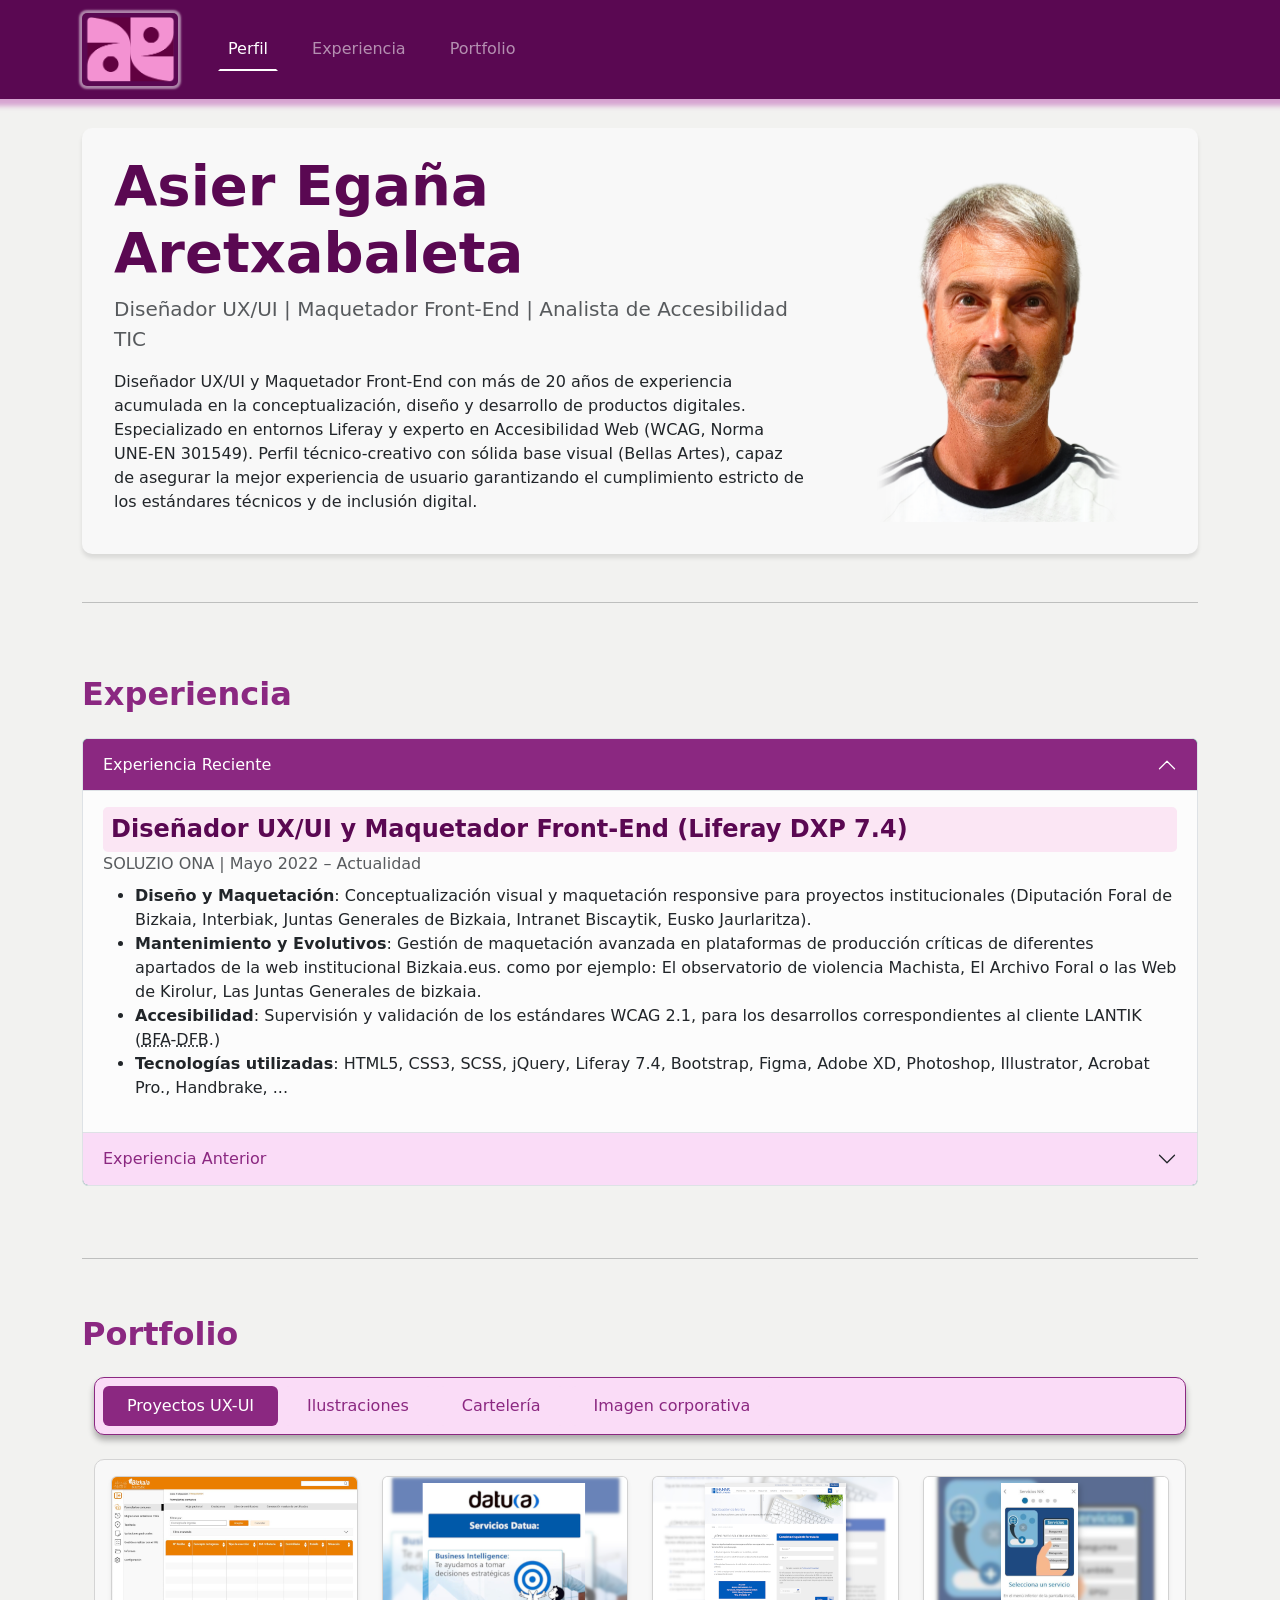
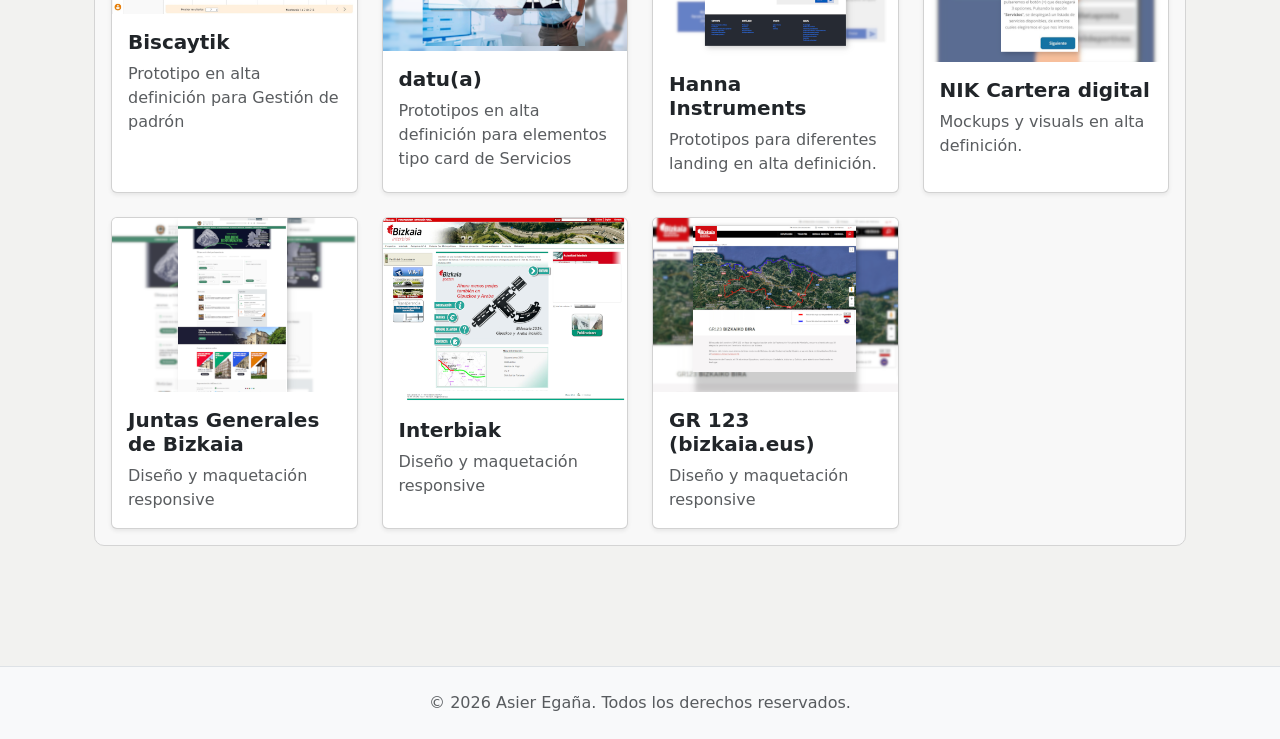
<file: index.html>
<!DOCTYPE html>
<html lang="es">
<head>
    <meta charset="UTF-8">
    <meta name="viewport" content="width=device-width, initial-scale=1.0">
    <title>Asier Egaña | Diseñador UX/UI & Maquetador Front-End</title>
    <meta name="description" content="Portfolio profesional de Asier Egaña: Especialista en Liferay DXP, maquetación Frontend y accesibilidad TIC WCAG.">
    
    <!-- Bootstrap 5 CSS (CDN) -->
    <link rel="stylesheet" href="css/bootstrap.min.css">
    
    <!-- Zure estilo propioak (Bootstrap azpian beti, pertsonalizatzeko) -->
    <link rel="stylesheet" href="css/main-styles.css">
</head>
<body>

    <!-- Irisgarritasuna: Eduki nagusira zuzenean joateko esteka ezkutua pantaila-irakurleentzat -->
    <a href="#main-content" class="visually-hidden-focusable p-2 bg-primary text-white position-absolute">Saltar al contenido principal</a>

    <!-- Goiburua eta Nabigazio Barra -->
    <header class="bg-dark purple-dark text-white position-fixed">
        <nav class="navbar navbar-expand-lg navbar-dark container primary-nav" aria-label="Navegación principal">
            <div class="container-fluid column-gap-4">
                <a class="navbar-brand fw-bold" href="#" title="Enlace a la página principal"><img src="img/logoAE.png" alt="Asier Egaña"></a>
                <button class="navbar-toggler" type="button" data-bs-toggle="collapse" data-bs-target="#navbarNav" aria-controls="navbarNav" aria-expanded="false" aria-label="Abrir menú de navegación">
                    <span class="navbar-toggler-icon"></span>
                </button>
                <div class="collapse navbar-collapse" id="navbarNav">
                    <ul class="navbar-collapse navbar-nav ms-auto mb-2 mb-lg-0 column-gap-4">
                        <li class="nav-item"><a class="nav-link active" aria-current="page" href="#perfil">Perfil</a></li>
                        <li class="nav-item"><a class="nav-link" href="#experiencia">Experiencia</a></li>
                        <li class="nav-item"><a class="nav-link" href="#portfolio">Portfolio</a></li>
                    </ul>
                </div>
            </div>
        </nav>
    </header>

    <!-- Eduki Nagusia -->
    <main id="main-content" class="container my-5">
        
        <!-- Perfil Atala -->
        <section id="perfil" class="py-4 section-perfil" aria-labelledby="titulo-perfil">
            <div class="row align-items-center">
                <div class="col-md-8">
                    <h1 id="titulo-perfil" class="display-4 fw-bold">Asier Egaña Aretxabaleta</h1>
                    <p class="lead text-muted">Diseñador UX/UI | Maquetador Front-End | Analista de Accesibilidad TIC</p>
                    <p>Diseñador UX/UI y Maquetador Front-End con más de 20 años de experiencia acumulada en la conceptualización, diseño y desarrollo de productos digitales. Especializado en entornos Liferay y experto en Accesibilidad Web (WCAG, Norma UNE-EN 301549). Perfil técnico-creativo con sólida base visual (Bellas Artes), capaz de asegurar la mejor experiencia de usuario garantizando el cumplimiento estricto de los estándares técnicos y de inclusión digital.</p>
                </div>
                <div class="col-md-4 text-center">
                    <!-- Zure argazkia jartzeko lekua -->
                    <img src="img/karneta-argazkia.png" alt="Fotografía profesional de Asier Egaña" class="img-fluid personal-img">
                </div>
            </div>
        </section>

        <hr class="my-5">

        <!-- Esperientzia Atala -->
        <section id="experiencia" class="py-4 section-experiencia" aria-labelledby="titulo-experiencia">
            <h2 id="titulo-experiencia" class="mb-4">Experiencia</h2>
            
            <div class="row experiencia-container">
                <!-- <div class="d-none d-sm-block col-md-3 experiencia-left">
                    
                </div> -->
                <div class="col experiencia-right"> <!-- col-xs-12 col-md-9 -->
                    
                    <div class="accordion" id="esperientziAkordeoia">
                        
                        <!-- 1. ATALA -->
                        <div class="accordion-item">
                            <h3 class="accordion-header" id="buruaBat">
                            <button class="accordion-button" type="button" data-bs-toggle="collapse" data-bs-target="#atalaBat" aria-expanded="true" aria-controls="atalaBat">
                                Experiencia Reciente
                            </button>
                            </h3>
                            <!-- 'show' klaseak hasieratik zabalik mantentzen du -->
                            <div id="atalaBat" class="accordion-collapse show" aria-labelledby="buruaBat" data-bs-parent="#esperientziAkordeoia">
                            <div class="accordion-body">
                                <h4 class="h4 card-title fw-bold text-secondary">Diseñador UX/UI y Maquetador Front-End (Liferay DXP 7.4)</h4>

                                <p class="text-muted mb-2">SOLUZIO ONA | Mayo 2022 – Actualidad</p>

                                <ul>
                                    <li><strong>Diseño y Maquetación</strong>: Conceptualización visual y maquetación responsive para proyectos institucionales (Diputación Foral de Bizkaia, Interbiak, Juntas Generales de Bizkaia, Intranet Biscaytik, Eusko Jaurlaritza).</li>
                                    <li><strong>Mantenimiento y Evolutivos</strong>: Gestión de maquetación avanzada en plataformas de producción críticas de diferentes apartados de la web institucional Bizkaia.eus. como por ejemplo: El observatorio de violencia Machista, El Archivo Foral o las Web de Kirolur, Las Juntas Generales de bizkaia. </li>
                                    <li><strong>Accesibilidad</strong>: Supervisión y validación de los estándares WCAG 2.1, para los desarrollos correspondientes al cliente LANTIK (<abbr title="Bizkaiko Foru Aldundia">BFA</abbr>-<abbr title="Diputación Foral de Bizkaia">DFB</abbr>.)</li>
                                    <li><strong>Tecnologías utilizadas</strong>: HTML5, CSS3, SCSS, jQuery, Liferay 7.4, Bootstrap, Figma, Adobe XD, Photoshop, Illustrator, Acrobat Pro., Handbrake, ...</li>
                                </ul>
                            </div>
                            </div>
                        </div>

                        <!-- 2. ATALA -->
                        <div class="accordion-item">
                            <h3 class="accordion-header" id="buruaBi">
                            <button class="accordion-button collapsed" type="button" data-bs-toggle="collapse" data-bs-target="#atalaBi" aria-expanded="false" aria-controls="atalaBi">
                                Experiencia Anterior
                            </button>
                            </h3>
                            <div id="atalaBi" class="accordion-collapse collapse" aria-labelledby="buruaBi" data-bs-parent="#esperientziAkordeoia">
                            <div class="accordion-body">
                                <h4 class="h4 card-title fw-bold text-secondary">Diseñador UX/UI y Maquetador Front-End</h4>
                                <p class="text-muted mb-2">Eurohelp Consulting (Amatech group) | 2004 – Mayo 2022</p>
                                <ul>
                                    <li><strong>Proyectos LANTIK</strong>: Diseño, prototipado y maquetación Front-End de múltiples portales públicos y servicios ciudadanos (Bizkaia.eus, gazteak.bizkaia.eus, Web Udalekuak, Enkarterri Museoa).</li>
                                    <li><strong>Responsable de Accesibilidad</strong>: Responsable de la validación técnica, corrección y adecuación a los criterios de accesibilidad web para los proyectos de Lantik, garantizando el cumplimiento normativo vigente.</li>
                                    <li><strong>Tecnologías utilizadas</strong>: HTML5, CSS3, SCSS, jQuery, Entornos liferay DXP (7.1 y 7.2), Bootstrap, Adobe Suite (Photoshop, Illustrator, XD, Flash), Handbrake.</li>
                                </ul>

                                <h4 class="h4 card-title fw-bold text-secondary">Diseñador y Maquetador</h4>
                                <p class="text-muted mb-2">MEGASOFT - DOMINION Año 2001 – Año 2002</p>
                                <ul>
                                    <li><strong>Proyectos Clientes</strong>: Diseño, prototipado y maquetación.</li>

                                    <li><strong>Tecnologías utilizadas</strong>: HTML5, CSS, JS (Dreamweaver)</li>
                                </ul>
                            </div>
                            </div>
                        </div>

                        </div>
                </div>
            </div>
           
        </section>

        <hr class="my-5">

        <!-- Portofolio Atala -->
        <section id="portfolio" class="pb-4 section-portfoliio" aria-labelledby="titulo-portofolio">
            <h2 id="titulo-portofolio" class="mb-0 pt-2 pb-4 position-xs-sticky position-md-sticky sticky-top-1 body-background">Portfolio</h2>

            <div class="container pb-5">

                <!-- Select responsive -->
                <div class="d-block d-md-none pb-4 position-xs-sticky sticky-top-2 body-background-gradient">
                    <label for="tabSelectMobile" class="visually-hidden">Selecciona una opción</label>
                    <select id="tabSelectMobile" class="form-select form-select-lg">
                    <option value="#ux-content">Proyectos UX-UI</option>     
                    <option value="#illus-content">Ilustraciones</option>
                    <option value="#cartel-content">Cartelería</option>
                    <option value="#corp-content">Imagen corporativa</option>
                    </select>
                </div>

                <div class="row portfolio-containter">
                    <div class="col portfolio-left"><!-- col-xs-12 col-md-9 -->
                        <ul class="nav nav-pills justify-content-start mb-4 d-none d-md-flex position-md-sticky sticky-top-2" id="portfolioTabs" role="tablist">
                            <li class="nav-item" role="presentation">
                                <button class="nav-link active px-4 py-2" id="ux-tab" data-bs-toggle="tab" data-bs-target="#ux-content" type="button" role="tab">Proyectos UX-UI</button>
                            </li>
                            <li class="nav-item" role="presentation">
                                <button class="nav-link px-4 py-2" id="illus-tab" data-bs-toggle="tab" data-bs-target="#illus-content" type="button" role="tab">Ilustraciones</button>
                            </li>
                            <li class="nav-item" role="presentation">
                                <button class="nav-link px-4 py-2" id="cartel-tab" data-bs-toggle="tab" data-bs-target="#cartel-content" type="button" role="tab">Cartelería</button>
                            </li>
                            <li class="nav-item" role="presentation">
                                <button class="nav-link px-4 py-2" id="corp-tab" data-bs-toggle="tab" data-bs-target="#corp-content" type="button" role="tab">Imagen corporativa</button>
                            </li>
                        </ul>

                        <!-- 2. ERLAITZEN EDUKIA (TAB PANES) -->
                        <div class="tab-content" id="portfolioTabsContent">
                            <!-- === UX-UI ATALA === -->
                            <div class="tab-pane fade show active p-3" id="ux-content" role="tabpanel">
                                <div class="row row-cols-1 row-cols-sm-2 row-cols-md-3 row-cols-xl-4 g-4">
                                    <!-- Txartela 1 -->
                                    <div class="col">
                                        <div class="card h-100 shadow-sm portfolio-card" data-bs-toggle="modal" data-bs-target="#uxModal1" role="button" tabindex="0">
                                            <img src="img/ux-ui/cover-biscaytik.png" class="card-img-top" alt="">
                                            <div class="card-body">
                                                <h5 class="card-title fw-bold">Biscaytik</h5>
                                                <p class="card-text text-muted text-truncate-2">Prototipo en alta definición para Gestión de padrón</p>
                                            </div>
                                        </div>
                                    </div>
                                    
                                    <!-- Txartela 2 -->
                                    <div class="col">
                                        <div class="card h-100 shadow-sm portfolio-card" data-bs-toggle="modal" data-bs-target="#uxModal2" role="button" tabindex="0">
                                            <img src="img/ux-ui/cover-Datua.png" class="card-img-top" alt="">
                                            <div class="card-body">
                                                <h5 class="card-title fw-bold">datu(a)</h5>
                                                <p class="card-text text-muted text-truncate-2">Prototipos en alta definición para elementos tipo card de Servicios</p>
                                            </div>
                                        </div>
                                    </div>

                                    <!-- Txartela 3 -->
                                    <div class="col">
                                        <div class="card h-100 shadow-sm portfolio-card" data-bs-toggle="modal" data-bs-target="#uxModal3" role="button" tabindex="0">
                                            <img src="img/ux-ui/cover-HANNA.png" class="card-img-top" alt="">
                                            <div class="card-body">
                                                <h5 class="card-title fw-bold">Hanna Instruments</h5>
                                                <p class="card-text text-muted text-truncate-2">Prototipos para diferentes landing en alta definición.</p>
                                            </div>
                                        </div>
                                    </div>

                                    <!-- Txartela 4 -->
                                    <div class="col">
                                        <div class="card h-100 shadow-sm portfolio-card" data-bs-toggle="modal" data-bs-target="#uxModal4" role="button" tabindex="0">
                                            <img src="img/ux-ui/cover-NIK.png" class="card-img-top" alt="">
                                            <div class="card-body">
                                                <h5 class="card-title fw-bold">NIK Cartera digital</h5>
                                                <p class="card-text text-muted text-truncate-2">Mockups y visuals en alta definición.</p>
                                            </div>
                                        </div>
                                    </div>

                                    <!-- Txartela 5 -->
                                    <div class="col">
                                        <div class="card h-100 shadow-sm portfolio-card" data-bs-toggle="modal" data-bs-target="#uxModal5" role="button" tabindex="0">
                                            <img src="img/ux-ui/cover-JJGG.png" class="card-img-top" alt="">
                                            <div class="card-body">
                                                <h5 class="card-title fw-bold">Juntas Generales de Bizkaia</h5>
                                                <p class="card-text text-muted text-truncate-2">Diseño y maquetación responsive</p>
                                            </div>
                                        </div>
                                    </div>

                                    <!-- Txartela 6 -->
                                    <div class="col">
                                        <div class="card h-100 shadow-sm portfolio-card" data-bs-toggle="modal" data-bs-target="#uxModal6" role="button" tabindex="0">
                                            <img src="img/ux-ui/cover-interbiak.png" class="card-img-top" alt="">
                                            <div class="card-body">
                                                <h5 class="card-title fw-bold">Interbiak</h5>
                                                <p class="card-text text-muted text-truncate-2">Diseño y maquetación responsive</p>
                                            </div>
                                        </div>
                                    </div>
                                    
                                    <!-- Txartela 7 -->
                                    <div class="col">
                                        <div class="card h-100 shadow-sm portfolio-card" data-bs-toggle="modal" data-bs-target="#uxModal7" role="button" tabindex="0">
                                            <img src="img/ux-ui/cover-gr123.png" class="card-img-top" alt="">
                                            <div class="card-body">
                                                <h5 class="card-title fw-bold">GR 123 (bizkaia.eus)</h5>
                                                <p class="card-text text-muted text-truncate-2">Diseño y maquetación responsive</p>
                                            </div>
                                        </div>
                                    </div>
                                </div>
                            </div>
                            
                            <!-- === ILUSTRAZIOA ATALA === -->
                            <div class="tab-pane fade p-3" id="illus-content" role="tabpanel">
                                <div class="row row-cols-1 row-cols-sm-2 row-cols-md-3 row-cols-xl-4 g-4">
                                    <!-- Txartela 1 -->
                                    <div class="col">
                                        <div class="card h-100 shadow-sm portfolio-card" role="button" tabindex="0" data-bs-toggle="modal" data-bs-target="#illusModal1">
                                            <img src="img/ilustrazioak/cover-turismo.png" class="card-img-top" alt="Casa dejuntas de Gernika">
                                            <div class="card-body">
                                                <h5 class="card-title fw-bold">De Bizkaia de toda la vida</h5>
                                                <p class="card-text text-muted">Adaptación y restauración de imágenes para formato Desktop.</p>
                                            </div>
                                        </div>
                                    </div>
                                    <!-- Txartela 2 -->
                                    <div class="col">
                                        <div class="card h-100 shadow-sm portfolio-card" role="button" tabindex="0" data-bs-toggle="modal" data-bs-target="#illusModal2">
                                            <img src="img/ilustrazioak/cover-estudio.png" class="card-img-top" alt="Retrato de un niño">
                                            <div class="card-body">
                                                <h5 class="card-title fw-bold">Estudio</h5>
                                                <p class="card-text text-muted">Creación de ilustraciones mediante diferentes técnicas digitales.</p>
                                            </div>
                                        </div>
                                    </div>
                                    <!-- Txartela 3 -->
                                    <div class="col">
                                        <div class="card h-100 shadow-sm portfolio-card" role="button" tabindex="0" data-bs-toggle="modal" data-bs-target="#illusModal3">
                                            <img src="img/ilustrazioak/cover-aviones.png" class="card-img-top" alt="Avión a reacción ME 163 Komet">
                                            <div class="card-body">
                                                <h5 class="card-title fw-bold">Aviones a reacción de la segunda guerra mundial</h5>
                                                <p class="card-text text-muted">Ilustraciones realizadas con técnicas manuales para los libros: "Aviones a reacción del III Reich" y "Aviones a turborreacción y con motor cohete", del historiador José Miguel Romaña.</p>
                                            </div>
                                        </div>
                                    </div>
                                    <!-- Txartela 4 -->
                                    <div class="col">
                                        <div class="card h-100 shadow-sm portfolio-card" role="button" tabindex="0" data-bs-toggle="modal" data-bs-target="#illusModal4">
                                            <img src="img/ilustrazioak/cover-apnabi.png" class="card-img-top" alt="Portada APNABI">
                                            <div class="card-body">
                                                <h5 class="card-title fw-bold">Apnabi</h5>
                                                <p class="card-text text-muted">Ilustraciones digitales para una guía informativa sobre el trabajo que realiza APNABI.</p>
                                            </div>
                                        </div>
                                    </div>
                                    <!-- Txartela 5 -->
                                    <div class="col">
                                        <div class="card h-100 shadow-sm portfolio-card" role="button" tabindex="0" data-bs-toggle="modal" data-bs-target="#illusModal5">
                                            <img src="img/ilustrazioak/cover-visuals.png" class="card-img-top" alt="Persona creativa">
                                            <div class="card-body">
                                                <h5 class="card-title fw-bold">Visuals</h5>
                                                <p class="card-text text-muted">Ilustraciones vectoriales conceptuales, para uso multimedia.</p>
                                            </div>
                                        </div>
                                    </div>

                                </div>
                            </div>

                            <!-- === KARTELEN ATALA === -->
                            <div class="tab-pane fade p-3" id="cartel-content" role="tabpanel">
                                <div class="row row-cols-1 row-cols-sm-2 row-cols-md-3 row-cols-xl-4 g-4">
                                    <!-- Txartela 1 -->
                                    <div class="col">
                                        <div class="card h-100 shadow-sm portfolio-card" role="button" tabindex="0" data-bs-toggle="modal" data-bs-target="#cartelModal1">
                                            <img src="img/karteldegia/cover-mirigorri.png" class="card-img-top" alt="Mirigorri">
                                            <div class="card-body">
                                                <h5 class="card-title fw-bold">Mirigorri Kultur Elkartea</h5>
                                                <p class="card-text text-muted text-truncate-2">Cartelería para los eventos de la Asociación.</p>
                                            </div>
                                        </div>
                                    </div>
                                    <!-- Txartela 2 -->

                                    <div class="col">
                                        <div class="card h-100 shadow-sm portfolio-card" role="button" tabindex="0" data-bs-toggle="modal" data-bs-target="#cartelModal2">
                                            <img src="img/karteldegia/cover-astenagusia.png" class="card-img-top" alt="Aste nagusia Bilbo">
                                            <div class="card-body">
                                                <h5 class="card-title fw-bold">Aste Nagusia</h5>
                                                <p class="card-text text-muted text-truncate-2">Carteles para el concurso de Aste Nagusia (Bilbao): "...2, ...1, ...0" y "Te atrapará".</p>
                                            </div>
                                        </div>
                                    </div>
                                    
                                </div>
                            </div>

                            <!-- === IRUDI KORPORATIBO ATALA === -->
                            <div class="tab-pane fade p-3" id="corp-content" role="tabpanel">
                                <div class="row row-cols-1 row-cols-sm-2 row-cols-md-3 row-cols-xl-4 g-4">
                                    <!-- Txartela 1 -->
                                    <div class="col">
                                        <div class="card h-100 shadow-sm portfolio-card" role="button" tabindex="0" data-bs-toggle="modal" data-bs-target="#corporativeModal01">
                                            <img src="img/irudi-korporatiboa/cover-eurohelp.png" class="card-img-top" alt="">
                                            <div class="card-body">
                                                <h5 class="card-title fw-bold">Eurohelp</h5>
                                                <p class="card-text text-muted text-truncate-2">Creatividades corporativas paa la empresa Eurohelp</p>
                                            </div>
                                        </div>
                                    </div>

                                    <!-- Txartela 2 -->

                                    <div class="col">
                                        <div class="card h-100 shadow-sm portfolio-card" role="button" tabindex="0" data-bs-toggle="modal" data-bs-target="#corporativeModal02">
                                            <img src="img/irudi-korporatiboa/cover-sigetrim.png" class="card-img-top" alt="">
                                            <div class="card-body">
                                                <h5 class="card-title fw-bold">SIGETRIM</h5>
                                                <p class="card-text text-muted text-truncate-2">Tríptico para impresión.</p>
                                            </div>
                                        </div>
                                    </div>

                                </div>
                            </div>

                            <!-- ========================================== -->
                            <!-- 3. MODAL LEIHOAK ETA KARRUSELAK            -->
                            <!-- ========================================== -->

                            <!-- ==UX Proiektuaren Modalak== -->

                             <!-- Biscaytik -->
                            <div class="modal fade" id="uxModal1" tabindex="-1" aria-hidden="true">
                                <div class="modal-dialog modal-fullscreen-md-down modal-lg modal-dialog-centered">
                                    <div class="modal-content">
                                    <div class="modal-header border-0">
                                        <h5 class="modal-title fw-bold">BiscayTik</h5>
                                        <button type="button" class="btn-close" data-bs-dismiss="modal" aria-label="Cerrar"></button>
                                    </div>
                                    <div class="modal-body p-0">
                                        <!-- KARRUSELA -->
                                        <div id="uxCarousel1" class="carousel slide" data-bs-ride="false">
                                        <!-- Karruselaren barruko irudiak -->
                                        <div class="carousel-inner">
                                            <div class="carousel-item active">
                                            <img src="img/ux-ui/galeria-biscaytik-001.png" class="d-block w-full" alt="Apartado de formularios comunes con menú textual lateral desplegado">
                                            </div>
                                            <div class="carousel-item">
                                            <img src="img/ux-ui/galeria-biscaytik-002.png" class="d-block w-full" alt="Apartado de formularios comunes con menú textual lateral oculto">
                                            </div>
                                        </div>
                                        <!-- Nabigazio geziak -->
                                        <button class="carousel-control-prev" type="button" data-bs-target="#uxCarousel1" data-bs-slide="prev">
                                            <span class="carousel-control-prev-icon" aria-hidden="true"></span>
                                            <span class="visually-hidden">Anterior</span>
                                        </button>
                                        <button class="carousel-control-next" type="button" data-bs-target="#uxCarousel1" data-bs-slide="next">
                                            <span class="carousel-control-next-icon" aria-hidden="true"></span>
                                            <span class="visually-hidden">Siguiente</span>
                                        </button>
                                        </div>
                                    </div>
                                    <div class="p-4 bg-light">
                                        <p class="mb-0 text-muted"><strong>Trabajo realizado:</strong> Toma de requerimientos del cliente y posterior diseño y prototipado de interfaz.</p>
                                    </div>
                                    </div>
                                </div>
                            </div>

                            <!-- Datu(a) -->
                            <div class="modal fade" id="uxModal2" tabindex="-1" aria-hidden="true">
                                <div class="modal-dialog modal-fullscreen-md-down modal-lg modal-dialog-centered">
                                    <div class="modal-content">
                                    <div class="modal-header border-0">
                                        <h5 class="modal-title fw-bold">Datu(a)</h5>
                                        <button type="button" class="btn-close" data-bs-dismiss="modal" aria-label="Cerrar"></button>
                                    </div>
                                    <div class="modal-body p-0">
                                        <!-- KARRUSELA -->
                                        <div id="uxCarousel2" class="carousel slide" data-bs-ride="false">
                                        <!-- Karruselaren barruko irudiak -->
                                        <div class="carousel-inner">
                                            <div class="carousel-item active">
                                            <img src="img/ux-ui/galeria-datua-001.png" class="d-block w-full" alt="Data Driven Business, optiización de procesos">
                                            </div>
                                            <div class="carousel-item">
                                            <img src="img/ux-ui/galeria-datua-002.png" class="d-block w-full" alt="Business Intelligence, para decisiones estratégicas">
                                            </div>
                                            <div class="carousel-item">
                                            <img src="img/ux-ui/galeria-datua-003.png" class="d-block w-full" alt="Data Analytics & IA, modelos predictivos">
                                            </div>
                                        </div>
                                        <!-- Nabigazio geziak -->
                                        <button class="carousel-control-prev" type="button" data-bs-target="#uxCarousel2" data-bs-slide="prev">
                                            <span class="carousel-control-prev-icon" aria-hidden="true"></span>
                                            <span class="visually-hidden">Anterior</span>
                                        </button>
                                        <button class="carousel-control-next" type="button" data-bs-target="#uxCarousel2" data-bs-slide="next">
                                            <span class="carousel-control-next-icon" aria-hidden="true"></span>
                                            <span class="visually-hidden">Siguiente</span>
                                        </button>
                                        </div>
                                    </div>
                                    <div class="p-4 bg-light">
                                        <p class="mb-0 text-muted"><strong>Trabajo realizado:</strong> Diseño de publicidad de productos para redes sociales.</p>
                                    </div>
                                    </div>
                                </div>
                            </div>

                            <!-- HANNA -->
                            <div class="modal fade" id="uxModal3" tabindex="-1" aria-hidden="true">
                                <div class="modal-dialog modal-fullscreen-md-down modal-lg modal-dialog-centered">
                                    <div class="modal-content">
                                    <div class="modal-header border-0">
                                        <h5 class="modal-title fw-bold">HANNA Instruments</h5>
                                        <button type="button" class="btn-close" data-bs-dismiss="modal" aria-label="Cerrar"></button>
                                    </div>
                                    <div class="modal-body p-0">
                                        <!-- KARRUSELA -->
                                        <div id="uxCarousel3" class="carousel slide" data-bs-ride="false">
                                        <!-- Karruselaren barruko irudiak -->
                                        <div class="carousel-inner">
                                            <div class="carousel-item active">
                                            <img src="img/ux-ui/galeria-hanna-001.png" class="d-block w-full" alt="Landing Servicios Integrales">
                                            </div>
                                            <div class="carousel-item">
                                            <img src="img/ux-ui/galeria-hanna-002.png" class="d-block w-full" alt="Landing Asistencia Técnica">
                                            </div>
                                            <div class="carousel-item">
                                            <img src="img/ux-ui/galeria-hanna-003.png" class="d-block w-full" alt="Landing Modelo de Servicio">
                                            </div>
                                            <div class="carousel-item">
                                            <img src="img/ux-ui/galeria-hanna-004.png" class="d-block w-full" alt="Landing Servicio Postventa">
                                            </div>
                                        </div>
                                        <!-- Nabigazio geziak -->
                                        <button class="carousel-control-prev" type="button" data-bs-target="#uxCarousel3" data-bs-slide="prev">
                                            <span class="carousel-control-prev-icon" aria-hidden="true"></span>
                                            <span class="visually-hidden">Anterior</span>
                                        </button>
                                        <button class="carousel-control-next" type="button" data-bs-target="#uxCarousel3" data-bs-slide="next">
                                            <span class="carousel-control-next-icon" aria-hidden="true"></span>
                                            <span class="visually-hidden">Siguiente</span>
                                        </button>
                                        </div>
                                    </div>
                                    <div class="p-4 bg-light">
                                        <p class="mb-0 text-muted"><strong>Trabajo realizado:</strong> Diseño de diferentes landings para la web de HANNA INSTRUMENTS.</p>
                                    </div>
                                    </div>
                                </div>
                            </div>

                            <!-- NIK -->
                            <div class="modal fade" id="uxModal4" tabindex="-1" aria-hidden="true">
                                <div class="modal-dialog modal-fullscreen-md-down modal-lg modal-dialog-centered">
                                    <div class="modal-content">
                                    <div class="modal-header border-0">
                                        <h5 class="modal-title fw-bold">NIK Cartera digital</h5>
                                        <button type="button" class="btn-close" data-bs-dismiss="modal" aria-label="Cerrar"></button>
                                    </div>
                                    <div class="modal-body p-0">
                                        <!-- KARRUSELA -->
                                        <div id="uxCarousel4" class="carousel slide" data-bs-ride="false">
                                        <!-- Karruselaren barruko irudiak -->
                                        <div class="carousel-inner">
                                            <div class="carousel-item active">
                                            <img src="img/ux-ui/galeria-nik-001.png" class="d-block w-full" alt="Seleccionar servicio">
                                            </div>
                                            <div class="carousel-item">
                                            <img src="img/ux-ui/galeria-nik-002.png" class="d-block w-full" alt="Solicitud de datos">
                                            </div>
                                            <div class="carousel-item">
                                            <img src="img/ux-ui/galeria-nik-003.png" class="d-block w-full" alt="Acceso al servicio">
                                            </div>
                                            <div class="carousel-item">
                                            <img src="img/ux-ui/galeria-nik-004.png" class="d-block w-full" alt="Cómo usar NIK">
                                            </div>
                                            <div class="carousel-item">
                                            <img src="img/ux-ui/galeria-nik-005.png" class="d-block w-full" alt="Ayuda NIK">
                                            </div>
                                        </div>
                                        <!-- Nabigazio geziak -->
                                        <button class="carousel-control-prev" type="button" data-bs-target="#uxCarousel4" data-bs-slide="prev">
                                            <span class="carousel-control-prev-icon" aria-hidden="true"></span>
                                            <span class="visually-hidden">Anterior</span>
                                        </button>
                                        <button class="carousel-control-next" type="button" data-bs-target="#uxCarousel4" data-bs-slide="next">
                                            <span class="carousel-control-next-icon" aria-hidden="true"></span>
                                            <span class="visually-hidden">Siguiente</span>
                                        </button>
                                        </div>
                                    </div>
                                    <div class="p-4 bg-light">
                                        <p class="mb-0 text-muted"><strong>Trabajo realizado:</strong> Creación de wireframes y posteriores Mockups para el apartado de ayuda de la cartera digital NIK. Ilustración y conceptualización de los pasos a realizar.</p>
                                    </div>
                                    </div>
                                </div>
                            </div>

                            <!-- JJGG -->
                            <div class="modal fade" id="uxModal5" tabindex="-1" aria-hidden="true">
                                <div class="modal-dialog modal-fullscreen-md-down modal-lg modal-dialog-centered">
                                    <div class="modal-content">
                                    <div class="modal-header border-0">
                                        <h5 class="modal-title fw-bold">Juntas Generales de Bizkaia</h5>
                                        <button type="button" class="btn-close" data-bs-dismiss="modal" aria-label="Cerrar"></button>
                                    </div>
                                    <div class="modal-body p-0">
                                        <!-- KARRUSELA -->
                                        <div id="uxCarousel5" class="carousel slide" data-bs-ride="false">
                                        <!-- Karruselaren barruko irudiak -->
                                        <div class="carousel-inner">
                                            <div class="carousel-item active">
                                            <img src="img/ux-ui/galeria-jjgg-001.png" class="d-block w-full" alt="Home Bizkaiko Batzar Etxeak">
                                            </div>
                                            <div class="carousel-item">
                                            <img src="img/ux-ui/galeria-jjgg-002.png" class="d-block w-full" alt="Home Bizkaiko Batzar Etxeak">
                                            </div>
                                            <div class="carousel-item">
                                            <img src="img/ux-ui/galeria-jjgg-003.png" class="d-block w-full" alt="Home Bizkaiko Batzar Etxeak">
                                            </div>
                                        </div>
                                        <!-- Nabigazio geziak -->
                                        <button class="carousel-control-prev" type="button" data-bs-target="#uxCarousel5" data-bs-slide="prev">
                                            <span class="carousel-control-prev-icon" aria-hidden="true"></span>
                                            <span class="visually-hidden">Anterior</span>
                                        </button>
                                        <button class="carousel-control-next" type="button" data-bs-target="#uxCarousel5" data-bs-slide="next">
                                            <span class="carousel-control-next-icon" aria-hidden="true"></span>
                                            <span class="visually-hidden">Siguiente</span>
                                        </button>
                                        </div>
                                    </div>
                                    <div class="p-4 bg-light">
                                        <p class="mb-0 text-muted"><strong>Trabajo realizado:</strong> Prototipado, maquetación mediante html, css y jquery. Posterior mantenimiento de la web de Juntas Generales de Bizkaia.</p>
                                    </div>
                                    </div>
                                </div>
                            </div>

                            <!-- Interbiak -->
                            <div class="modal fade" id="uxModal6" tabindex="-1" aria-hidden="true">
                                <div class="modal-dialog modal-fullscreen-md-down modal-lg modal-dialog-centered">
                                    <div class="modal-content">
                                    <div class="modal-header border-0">
                                        <h5 class="modal-title fw-bold">Interbiak</h5>
                                        <button type="button" class="btn-close" data-bs-dismiss="modal" aria-label="Cerrar"></button>
                                    </div>
                                    <div class="modal-body p-0">
                                        <!-- KARRUSELA -->
                                        <div id="uxCarousel6" class="carousel slide" data-bs-ride="false">
                                        <!-- Karruselaren barruko irudiak -->
                                        <div class="carousel-inner">
                                            <div class="carousel-item active">
                                            <img src="img/ux-ui/galeria-interbiak-001.png" class="d-block w-full" alt="Home">
                                            </div>
                                            <div class="carousel-item">
                                            <img src="img/ux-ui/galeria-interbiak-002.png" class="d-block w-full" alt="Formulario de registro">
                                            </div>
                                            <div class="carousel-item">
                                            <img src="img/ux-ui/galeria-interbiak-003.png" class="d-block w-full" alt="Selección de tipo de identificación">
                                            </div>
                                            <div class="carousel-item">
                                            <img src="img/ux-ui/galeria-interbiak-004.png" class="d-block w-full" alt="Selección de perfil">
                                            </div>
                                            <div class="carousel-item">
                                            <img src="img/ux-ui/galeria-interbiak-005.png" class="d-block w-full" alt="Selección de recorrido y cálculo de tarifa">
                                            </div>
                                        </div>
                                        <!-- Nabigazio geziak -->
                                        <button class="carousel-control-prev" type="button" data-bs-target="#uxCarousel6" data-bs-slide="prev">
                                            <span class="carousel-control-prev-icon" aria-hidden="true"></span>
                                            <span class="visually-hidden">Anterior</span>
                                        </button>
                                        <button class="carousel-control-next" type="button" data-bs-target="#uxCarousel6" data-bs-slide="next">
                                            <span class="carousel-control-next-icon" aria-hidden="true"></span>
                                            <span class="visually-hidden">Siguiente</span>
                                        </button>
                                        </div>
                                    </div>
                                    <div class="p-4 bg-light">
                                        <p class="mb-0 text-muted"><strong>Trabajo realizado:</strong> Diseño y maquetación de los diferentes apartados correspondientes a "Gestión de usuarios": Home, página de acceso, selección de perfiles, cálculo de tarifas por recorrido, etc. Adecuación responsive y posterior mantenimiento.</p>
                                    </div>
                                    </div>
                                </div>
                            </div>

                            <!-- GR123 -->
                            <div class="modal fade" id="uxModal7" tabindex="-1" aria-hidden="true">
                                <div class="modal-dialog modal-fullscreen-md-down modal-lg modal-dialog-centered">
                                    <div class="modal-content">
                                    <div class="modal-header border-0">
                                        <h5 class="modal-title fw-bold">GR 123 (bizkaia.eus)</h5>
                                        <button type="button" class="btn-close" data-bs-dismiss="modal" aria-label="Cerrar"></button>
                                    </div>
                                    <div class="modal-body p-0">
                                        <!-- KARRUSELA -->
                                        <div id="uxCarousel7" class="carousel slide" data-bs-ride="false">
                                        <!-- Karruselaren barruko irudiak -->
                                        <div class="carousel-inner">
                                            <div class="carousel-item active">
                                            <img src="img/ux-ui/galeria-gr123-001.png" class="d-block w-full" alt="Home">
                                            </div>
                                            <div class="carousel-item">
                                            <img src="img/ux-ui/galeria-gr123-002.png" class="d-block w-full" alt="Home">
                                            </div>
                                            <div class="carousel-item">
                                            <img src="img/ux-ui/galeria-gr123-003.png" class="d-block w-full" alt="Detalle de recorrido">
                                            </div>
                                            <div class="carousel-item">
                                            <img src="img/ux-ui/galeria-gr123-004.png" class="d-block w-full" alt="Detalle de recorrido">
                                            </div>
                                        </div>
                                        <!-- Nabigazio geziak -->
                                        <button class="carousel-control-prev" type="button" data-bs-target="#uxCarousel7" data-bs-slide="prev">
                                            <span class="carousel-control-prev-icon" aria-hidden="true"></span>
                                            <span class="visually-hidden">Anterior</span>
                                        </button>
                                        <button class="carousel-control-next" type="button" data-bs-target="#uxCarousel7" data-bs-slide="next">
                                            <span class="carousel-control-next-icon" aria-hidden="true"></span>
                                            <span class="visually-hidden">Siguiente</span>
                                        </button>
                                        </div>
                                    </div>
                                    <div class="p-4 bg-light">
                                        <p class="mb-0 text-muted"><strong>Trabajo realizado:</strong> Maquetación de diferentes apartados (Home, página de etapas y página de detalle).</p>
                                    </div>
                                    </div>
                                </div>
                            </div>

                            <!-- ==Ilustrazioien Modalak== -->

                            <!-- Bizkaia de toda la vida -->
                            <div class="modal fade" id="illusModal1" tabindex="-1" aria-hidden="true">
                                <div class="modal-dialog modal-fullscreen-md-down modal-lg modal-dialog-centered">
                                    <div class="modal-content">
                                    <div class="modal-header border-0">
                                        <h5 class="modal-title fw-bold">Bizkaia de toda la vida</h5>
                                        <button type="button" class="btn-close" data-bs-dismiss="modal" aria-label="Cerrar"></button>
                                    </div>
                                    <div class="modal-body p-0">
                                        <!-- KARRUSELA -->
                                        <div id="illusCarousel1" class="carousel slide" data-bs-ride="false">
                                        <!-- Karruselaren barruko irudiak -->
                                        <div class="carousel-inner">
                                            <div class="carousel-item active">
                                            <img src="img/ilustrazioak/galeria-turismo-001.png" class="d-block w-full" alt="Casa de Juntas de Gernika">
                                            </div>
                                            <div class="carousel-item">
                                            <img src="img/ilustrazioak/galeria-turismo-002.png" class="d-block w-full" alt="Frontón de Markina">
                                            </div>
                                            <div class="carousel-item">
                                            <img src="img/ilustrazioak/galeria-turismo-003.png" class="d-block w-full" alt="Castillo de Butrón">
                                            </div>
                                            <div class="carousel-item">
                                            <img src="img/ilustrazioak/galeria-turismo-004.png" class="d-block w-full" alt="Faro de Matxitxako">
                                            </div>
                                        </div>
                                        <!-- Nabigazio geziak -->
                                        <button class="carousel-control-prev" type="button" data-bs-target="#illusCarousel1" data-bs-slide="prev">
                                            <span class="carousel-control-prev-icon" aria-hidden="true"></span>
                                            <span class="visually-hidden">Anterior</span>
                                        </button>
                                        <button class="carousel-control-next" type="button" data-bs-target="#illusCarousel1" data-bs-slide="next">
                                            <span class="carousel-control-next-icon" aria-hidden="true"></span>
                                            <span class="visually-hidden">Siguiente</span>
                                        </button>
                                        </div>
                                    </div>
                                    <div class="p-4 bg-light">
                                        <p class="mb-0 text-muted"><strong>Trabajo realizado:</strong> Adaptación y reconstrucción, mediante simulación de trazos y técnicas manuales, de las ilustraciones recibidas para su correcta visualización en dispositivos de sobremesa .</p>
                                    </div>
                                    </div>
                                </div>
                            </div>

                            <!-- Estudio -->
                            <div class="modal fade" id="illusModal2" tabindex="-1" aria-hidden="true">
                                <div class="modal-dialog modal-fullscreen-md-down modal-lg modal-dialog-centered">
                                    <div class="modal-content">
                                    <div class="modal-header border-0">
                                        <h5 class="modal-title fw-bold">Trabajo de estudio</h5>
                                        <button type="button" class="btn-close" data-bs-dismiss="modal" aria-label="Cerrar"></button>
                                    </div>
                                    <div class="modal-body p-0">
                                        <!-- KARRUSELA -->
                                        <div id="illusCarousel2" class="carousel slide" data-bs-ride="false">
                                        <!-- Karruselaren barruko irudiak -->
                                        <div class="carousel-inner">
                                            <div class="carousel-item active">
                                            <img src="img/ilustrazioak/galeria-estudio-001.png" class="d-block w-full" alt="Retrato de un niño">
                                            </div>
                                            <div class="carousel-item">
                                            <img src="img/ilustrazioak/galeria-estudio-002.png" class="d-block w-full" alt="Mano dibujando mediante lapiz digital">
                                            </div>
                                            <div class="carousel-item">
                                            <img src="img/ilustrazioak/galeria-estudio-003.png" class="d-block w-full" alt="Boceto de caricaturización del grupo Idi Bihotz, para concierto reunión del grupo.">
                                            </div>
                                            <div class="carousel-item">
                                            <img src="img/ilustrazioak/galeria-estudio-004.png" class="d-block w-full" alt="Caricaturización del grupo Idi Bihotz, para concierto reunión del grupo.">
                                            </div>
                                        </div>
                                        <!-- Nabigazio geziak -->
                                        <button class="carousel-control-prev" type="button" data-bs-target="#illusCarousel2" data-bs-slide="prev">
                                            <span class="carousel-control-prev-icon" aria-hidden="true"></span>
                                            <span class="visually-hidden">Anterior</span>
                                        </button>
                                        <button class="carousel-control-next" type="button" data-bs-target="#illusCarousel2" data-bs-slide="next">
                                            <span class="carousel-control-next-icon" aria-hidden="true"></span>
                                            <span class="visually-hidden">Siguiente</span>
                                        </button>
                                        </div>
                                    </div>
                                    <div class="p-4 bg-light">
                                        <p class="mb-0 text-muted"><strong>Trabajo realizado:</strong> Retratos y caricaturizaciones realizadas manualmente, usando tanto medios y herramientas digitales como manuales (Tableta gráfica, lápices).</p>
                                    </div>
                                    </div>
                                </div>
                            </div>

                            <!-- Hegazkinak -->
                            <div class="modal fade" id="illusModal3" tabindex="-1" aria-hidden="true">
                                <div class="modal-dialog modal-fullscreen-md-down modal-lg modal-dialog-centered">
                                    <div class="modal-content">
                                    <div class="modal-header border-0">
                                        <h5 class="modal-title fw-bold">Aviones a reacción</h5>
                                        <button type="button" class="btn-close" data-bs-dismiss="modal" aria-label="Cerrar"></button>
                                    </div>
                                    <div class="modal-body p-0">
                                        <!-- KARRUSELA -->
                                        <div id="illusCarousel3" class="carousel slide" data-bs-ride="false">
                                        <!-- Karruselaren barruko irudiak -->
                                        <div class="carousel-inner">
                                            <div class="carousel-item active">
                                            <img src="img/ilustrazioak/Hegazkinak/Hegazkinak_Thumbnails_01.webp" class="d-block w-full" alt="Ilustrazioa 01">
                                            </div>
                                            <div class="carousel-item">
                                            <img src="img/ilustrazioak/Hegazkinak/Hegazkinak_Thumbnails_02.webp" class="d-block w-full" alt="Ilustrazioa 02">
                                            </div>
                                            <div class="carousel-item">
                                            <img src="img/ilustrazioak/Hegazkinak/Hegazkinak_Thumbnails_03.webp" class="d-block w-full" alt="Ilustrazioa 03">
                                            </div>
                                            <div class="carousel-item">
                                            <img src="img/ilustrazioak/Hegazkinak/Hegazkinak_Thumbnails_04.webp" class="d-block w-full" alt="Ilustrazioa 04">
                                            </div>
                                        </div>
                                        <!-- Nabigazio geziak -->
                                        <button class="carousel-control-prev" type="button" data-bs-target="#illusCarousel3" data-bs-slide="prev">
                                            <span class="carousel-control-prev-icon" aria-hidden="true"></span>
                                            <span class="visually-hidden">Anterior</span>
                                        </button>
                                        <button class="carousel-control-next" type="button" data-bs-target="#illusCarousel3" data-bs-slide="next">
                                            <span class="carousel-control-next-icon" aria-hidden="true"></span>
                                            <span class="visually-hidden">Siguiente</span>
                                        </button>
                                        </div>
                                    </div>
                                    <div class="p-4 bg-light">
                                        <p class="mb-0 text-muted"><strong>Trabajo realizado:</strong> Ilustraciones realizadas mediante técnicas manuales (lápiz, rotulador, témpera y acuarela) para medios impresos.</p>
                                    </div>
                                    </div>
                                </div>
                            </div>

                            <!-- APNABI -->
                            <div class="modal fade" id="illusModal4" tabindex="-1" aria-hidden="true">
                                <div class="modal-dialog modal-fullscreen-md-down modal-lg modal-dialog-centered">
                                    <div class="modal-content">
                                    <div class="modal-header border-0">
                                        <h5 class="modal-title fw-bold">APNABI</h5>
                                        <button type="button" class="btn-close" data-bs-dismiss="modal" aria-label="Cerrar"></button>
                                    </div>
                                    <div class="modal-body p-0">
                                        <!-- KARRUSELA -->
                                        <div id="illusCarousel4" class="carousel slide" data-bs-ride="false">
                                        <!-- Karruselaren barruko irudiak -->
                                        <div class="carousel-inner">
                                            <div class="carousel-item active">
                                            <img src="img/ilustrazioak/galeria-apnabi-001.png" class="d-block w-full" alt="Ilustrazioa 01">
                                            </div>
                                            <div class="carousel-item">
                                            <img src="img/ilustrazioak/galeria-apnabi-002.png" class="d-block w-full" alt="Ilustrazioa 02">
                                            </div>
                                            <div class="carousel-item">
                                            <img src="img/ilustrazioak/galeria-apnabi-003.png" class="d-block w-full" alt="Ilustrazioa 03">
                                            </div>
                                            <div class="carousel-item">
                                            <img src="img/ilustrazioak/galeria-apnabi-004.png" class="d-block w-full" alt="Ilustrazioa 04">
                                            </div>
                                        </div>
                                        <!-- Nabigazio geziak -->
                                        <button class="carousel-control-prev" type="button" data-bs-target="#illusCarousel4" data-bs-slide="prev">
                                            <span class="carousel-control-prev-icon" aria-hidden="true"></span>
                                            <span class="visually-hidden">Anterior</span>
                                        </button>
                                        <button class="carousel-control-next" type="button" data-bs-target="#illusCarousel4" data-bs-slide="next">
                                            <span class="carousel-control-next-icon" aria-hidden="true"></span>
                                            <span class="visually-hidden">Siguiente</span>
                                        </button>
                                        </div>
                                    </div>
                                    <div class="p-4 bg-light">
                                        <p class="mb-0 text-muted"><strong>Trabajo realizado:</strong> Creación de personajes y situaciones, siguiendo la línea del personaje protagonista -previamente existente y utilizado por la asociación APNABI- con la finalidad de representar en una guía familiar, aquellos puntos que se trabajan y desarrollan en dicha asociación.</p>
                                    </div>
                                    </div>
                                </div>
                            </div>

                            <!-- Visuals -->
                            <div class="modal fade" id="illusModal5" tabindex="-1" aria-hidden="true">
                                <div class="modal-dialog modal-fullscreen-md-down modal-lg modal-dialog-centered">
                                    <div class="modal-content">
                                    <div class="modal-header border-0">
                                        <h5 class="modal-title fw-bold">Visuals</h5>
                                        <button type="button" class="btn-close" data-bs-dismiss="modal" aria-label="Cerrar"></button>
                                    </div>
                                    <div class="modal-body p-0">
                                        <!-- KARRUSELA -->
                                        <div id="illusCarousel5" class="carousel slide" data-bs-ride="false">
                                        <!-- Karruselaren barruko irudiak -->
                                        <div class="carousel-inner">
                                            <div class="carousel-item active">
                                            <img src="img/ilustrazioak/galeria-visuals-001.png" class="d-block w-full" alt="Creatividad">
                                            </div>
                                            <div class="carousel-item">
                                            <img src="img/ilustrazioak/galeria-visuals-002.png" class="d-block w-full" alt="Conocimientos">
                                            </div>
                                            <div class="carousel-item">
                                            <img src="img/ilustrazioak/galeria-visuals-003.png" class="d-block w-full" alt="Regalar">
                                            </div>
                                        </div>
                                        <!-- Nabigazio geziak -->
                                        <button class="carousel-control-prev" type="button" data-bs-target="#illusCarousel5" data-bs-slide="prev">
                                            <span class="carousel-control-prev-icon" aria-hidden="true"></span>
                                            <span class="visually-hidden">Anterior</span>
                                        </button>
                                        <button class="carousel-control-next" type="button" data-bs-target="#illusCarousel5" data-bs-slide="next">
                                            <span class="carousel-control-next-icon" aria-hidden="true"></span>
                                            <span class="visually-hidden">Siguiente</span>
                                        </button>
                                        </div>
                                    </div>
                                    <div class="p-4 bg-light">
                                        <p class="mb-0 text-muted"><strong>Trabajo realizado:</strong> Creación de diferentes ilustraciones conceptuales para su uso en webs y otros medios.</p>
                                    </div>
                                    </div>
                                </div>
                            </div>

                            <!-- ==Kartelen Modalak== -->

                            <!-- Mirigorri -->
                            <div class="modal fade" id="cartelModal1" tabindex="-1" aria-hidden="true">
                                <div class="modal-dialog modal-fullscreen-md-down modal-lg modal-dialog-centered">
                                    <div class="modal-content">
                                    <div class="modal-header border-0">
                                        <h5 class="modal-title fw-bold">Mirigorri</h5>
                                        <button type="button" class="btn-close" data-bs-dismiss="modal" aria-label="Cerrar"></button>
                                    </div>
                                    <div class="modal-body p-0">
                                        <!-- KARRUSELA -->
                                        <div id="cartelCarousel1" class="carousel slide" data-bs-ride="false">
                                        <!-- Karruselaren barruko irudiak -->
                                        <div class="carousel-inner">
                                            <div class="carousel-item active">
                                            <img src="img/karteldegia/galeria-mirigorri-001.png" class="d-block w-full" alt="Salida al monte Arnotegi organizada por la Asociación Mirigorri">
                                            </div>
                                            <div class="carousel-item">
                                            <img src="img/karteldegia/galeria-mirigorri-002.png" class="d-block w-full" alt="Comida musicalizada en la Asociación Mirigorri">
                                            </div>
                                            <div class="carousel-item">
                                            <img src="img/karteldegia/galeria-mirigorri-003.png" class="d-block w-full" alt="Comida con actuación de los bertsolaris Jon Maia e Igor Elortza en la Asociación Mirigorri">
                                            </div>
                                            <div class="carousel-item">
                                            <img src="img/karteldegia/galeria-mirigorri-004.png" class="d-block w-full" alt="Jornadas gasronómicas de la Asociación Mirigorri">
                                            </div>
                                            <div class="carousel-item">
                                            <img src="img/karteldegia/galeria-mirigorri-005.png" class="d-block w-full" alt="Cena-teatro, organizada por la Asociación Mirigorri">
                                            </div>
                                        </div>
                                        <!-- Nabigazio geziak -->
                                        <button class="carousel-control-prev" type="button" data-bs-target="#cartelCarousel1" data-bs-slide="prev">
                                            <span class="carousel-control-prev-icon" aria-hidden="true"></span>
                                            <span class="visually-hidden">Anterior</span>
                                        </button>
                                        <button class="carousel-control-next" type="button" data-bs-target="#cartelCarousel1" data-bs-slide="next">
                                            <span class="carousel-control-next-icon" aria-hidden="true"></span>
                                            <span class="visually-hidden">Siguiente</span>
                                        </button>
                                        </div>
                                    </div>
                                    <div class="p-4 bg-light">
                                        <p class="mb-0 text-muted"><strong>Trabajo realizado:</strong> Cartelería ilustrativa para las diferentes actividades llevadas a cabo por la Asociación cultural Mirigorri.</p>
                                    </div>
                                    </div>
                                </div>
                            </div>

                            <!-- Aste Nagusia -->
                            <div class="modal fade" id="cartelModal2" tabindex="-1" aria-hidden="true">
                                <div class="modal-dialog modal-fullscreen-md-down modal-lg modal-dialog-centered">
                                    <div class="modal-content">
                                    <div class="modal-header border-0">
                                        <h5 class="modal-title fw-bold">Aste Nagusia (Bilbao)</h5>
                                        <button type="button" class="btn-close" data-bs-dismiss="modal" aria-label="Cerrar"></button>
                                    </div>
                                    <div class="modal-body p-0">
                                        <!-- KARRUSELA -->
                                        <div id="cartelCarousel2" class="carousel slide" data-bs-ride="false">
                                        <!-- Karruselaren barruko irudiak -->
                                        <div class="carousel-inner">
                                            <div class="carousel-item active">
                                                <img src="img/karteldegia/galeria-astenagusia-001.png" class="d-block w-full" alt="3, 2, 1, ...">
                                            </div>
                                            <div class="carousel-item">
                                                <img src="img/karteldegia/galeria-astenagusia-002.png" class="d-block w-full" alt="Te atrapará">
                                            </div>
                                        </div>
                                        <!-- Nabigazio geziak -->
                                        <button class="carousel-control-prev" type="button" data-bs-target="#cartelCarousel2" data-bs-slide="prev">
                                            <span class="carousel-control-prev-icon" aria-hidden="true"></span>
                                            <span class="visually-hidden">Anterior</span>
                                        </button>
                                        <button class="carousel-control-next" type="button" data-bs-target="#cartelCarousel2" data-bs-slide="next">
                                            <span class="carousel-control-next-icon" aria-hidden="true"></span>
                                            <span class="visually-hidden">Siguiente</span>
                                        </button>
                                        </div>
                                    </div>
                                    <div class="p-4 bg-light">
                                        <p class="mb-0 text-muted"><strong>Trabajo realizado:</strong> Dibujo e ilustración figurativa, digital e impresa, para el concurso de Aste Nagusia Bilbao 2003.</p>
                                    </div>
                                    </div>
                                </div>
                            </div>
 
                            <!-- ==Irudi Korporatiboa Modalak== -->
                            
                            <!-- Eurohelp -->
                            <div class="modal fade" id="corporativeModal01" tabindex="-1" aria-hidden="true">
                                <div class="modal-dialog modal-fullscreen-md-down modal-lg modal-dialog-centered">
                                    <div class="modal-content">
                                    <div class="modal-header border-0">
                                        <h5 class="modal-title fw-bold">Eurohelp</h5>
                                        <button type="button" class="btn-close" data-bs-dismiss="modal" aria-label="Cerrar"></button>
                                    </div>
                                    <div class="modal-body p-0">
                                        <!-- KARRUSELA -->
                                        <div id="corpCarousel1" class="carousel slide" data-bs-ride="false">
                                        <!-- Karruselaren barruko irudiak -->
                                        <div class="carousel-inner">
                                            <div class="carousel-item active">
                                            <img src="img/irudi-korporatiboa/galeria-eurohelp-001.png" class="d-block w-full" alt="Placa metalizada con logotipo Eurohelp y reflejo">
                                            </div>
                                            <div class="carousel-item">
                                            <img src="img/irudi-korporatiboa/galeria-eurohelp-002.png" class="d-block w-full" alt="Simulación de Packaging Eurohelp">
                                            </div>
                                        </div>
                                        <!-- Nabigazio geziak -->
                                        <button class="carousel-control-prev" type="button" data-bs-target="#corpCarousel1" data-bs-slide="prev">
                                            <span class="carousel-control-prev-icon" aria-hidden="true"></span>
                                            <span class="visually-hidden">Anterior</span>
                                        </button>
                                        <button class="carousel-control-next" type="button" data-bs-target="#corpCarousel1" data-bs-slide="next">
                                            <span class="carousel-control-next-icon" aria-hidden="true"></span>
                                            <span class="visually-hidden">Siguiente</span>
                                        </button>
                                        </div>
                                    </div>
                                    <div class="p-4 bg-light">
                                        <p class="mb-0 text-muted"><strong>Trabajo realizado:</strong> Realización de Creatividades, ilustraciones y texturas con Photoshop, para uso corporativo.</p>
                                    </div>
                                    </div>
                                </div>
                            </div>

                            <!-- SIGETRIM -->
                            <div class="modal fade" id="corporativeModal02" tabindex="-1" aria-hidden="true">
                                <div class="modal-dialog modal-fullscreen-md-down modal-lg modal-dialog-centered">
                                    <div class="modal-content">
                                    <div class="modal-header border-0">
                                        <h5 class="modal-title fw-bold">Sigetrim (Sistema de gestión de tributos municipales del Gobierno de Cantabria)</h5>
                                        <button type="button" class="btn-close" data-bs-dismiss="modal" aria-label="Cerrar"></button>
                                    </div>
                                    <div class="modal-body p-0">
                                        <!-- KARRUSELA -->
                                        <div id="corpCarousel2" class="carousel slide" data-bs-ride="false">
                                        <!-- Karruselaren barruko irudiak -->
                                        <div class="carousel-inner">
                                            <div class="carousel-item active">
                                                <img src="img/irudi-korporatiboa/galeria-sigetrim-001.png" class="d-block w-full" alt="Anverso de tríptico">
                                            </div>
                                            <div class="carousel-item">
                                                <img src="img/irudi-korporatiboa/galeria-sigetrim-002.png" class="d-block w-full" alt="Reverso de tríptico">
                                            </div>
                                        </div>
                                        <!-- Nabigazio geziak -->
                                        <button class="carousel-control-prev" type="button" data-bs-target="#corpCarousel2" data-bs-slide="prev">
                                            <span class="carousel-control-prev-icon" aria-hidden="true"></span>
                                            <span class="visually-hidden">Anterior</span>
                                        </button>
                                        <button class="carousel-control-next" type="button" data-bs-target="#corpCarousel2" data-bs-slide="next">
                                            <span class="carousel-control-next-icon" aria-hidden="true"></span>
                                            <span class="visually-hidden">Siguiente</span>
                                        </button>
                                        </div>
                                    </div>
                                    <div class="p-4 bg-light">
                                        <p class="mb-0 text-muted"><strong>Trabajo realizado:</strong> Composición, maquetación y creación de elementos gráficos visuales, para tríptico impreso de Sigetrim (anverso y reverso).</p>
                                    </div>
                                    </div>
                                </div>
                            </div>

                        </div>


                    </div>
                    <!-- <div class="d-none d-sm-block col-md-3 portfolio-right">
                        
                    </div> -->

                </div>

            </div>
            
        </section>

    </main>

    <!-- Orri-oina -->
    <footer class="bg-light py-4 border-top mt-auto">
        <div class="container text-center">
            <p class="text-muted mb-0">&copy; 2026 Asier Egaña. Todos los derechos reservados.</p>
        </div>
    </footer>

    <a href="#" class="bg-dark purple-dark btn btn-primary position-fixed bottom-0 end-0 m-4 up-to-top-link"  aria-label="Volver arriba">
        <svg xmlns="http://www.w3.org/2000/svg" width="21" height="21" fill="currentColor" class="bi bi-arrow-up-square" viewBox="0 0 16 16">
            <path fill-rule="evenodd" d="M15 2a1 1 0 0 0-1-1H2a1 1 0 0 0-1 1v12a1 1 0 0 0 1 1h12a1 1 0 0 0 1-1zM0 2a2 2 0 0 1 2-2h12a2 2 0 0 1 2 2v12a2 2 0 0 1-2 2H2a2 2 0 0 1-2-2zm8.5 9.5a.5.5 0 0 1-1 0V5.707L5.354 7.854a.5.5 0 1 1-.708-.708l3-3a.5.5 0 0 1 .708 0l3 3a.5.5 0 0 1-.708.708L8.5 5.707z"/>
        </svg>
    </a>

    <!-- Bootstrap 5 JavaScript (CDN) - ARIA atributuak dinamikoki aldatzeko ezinbestekoa -->
    <script src="js/bootstrap.bundle.min.js"></script>
    
    <!-- Zure JavaScript kode propioa -->
    <script src="js/responsiveTabs.js"></script>
    <script src="js/personalized.js"></script>
</body>
</html>
</file>
<file: css/main-styles.css>
:root {
    --bs-heading-color: #1D9B65;
    --bg-dark:#5a0852;/*Goiburu barra more iluna*/

    /*propioak*/
    --primary-bg:#1D9B65;
    --primary-color:#FFF;
    --primary-hover-bg:#F4F9F6;
    --tab-fg-color:#8b2881;
    --body-bg-color:#f2f2f0;


    --h1-color:#5a0852;
    --h2-color:#8b2881;

    --accordion-collapsed-bg:#fadcf7;
    --accordion-not-collapsed-bg:#8b2881;
    --accordion-collapsed-fg:#8b2881;
    --accordion-not-collapsed-fg:#fff;
    --accordion-content-bg:#fcfcfc;

    --tab-active-bg:var(--accordion-not-collapsed-bg);

    --tab-bg:#fadcf7;

    --tab-link-fg:#8b2881;

    --tab-border-color:#d4d4d4;

    --tab-active-color:#ffffff;

    --accordion-btn-size:1.2rem;

    --accordion-btn-active-icon:url("data:image/svg+xml,%3csvg xmlns='http://www.w3.org/2000/svg' viewBox='0 0 16 16' fill='none' stroke='rgb(255 255 255)' stroke-linecap='round' stroke-linejoin='round'%3e%3cpath d='m2 5 6 6 6-6'/%3e%3c/svg%3e");
}

html {
  scroll-behavior: smooth;
}


body{
    background-color: var(--body-bg-color);
    position:relative;
}

.body-background{
    background-color: var(--body-bg-color);
}

.body-background-gradient{
    background:linear-gradient(180deg, rgba(242, 242, 240, 1) 75%, rgba(255, 255, 255, 0) 100%);
}

h1{
    color:var(--h1-color);
}

h2{
    color:var(--h2-color);
    font-weight: 700;
}

h3{

}

.h4.text-secondary{
    color: #5a0852 !important;
    background-color: #f392d236;
    padding: .5rem;
    border-radius: 5px;
}

.bg-dark.purple-dark{
    background-color:var(--bg-dark)!important;
}

header .nav-link{
    border:solid 2px rgba(255,255,255,0);
}

header .nav-link.active,
header .nav-link:hover,
header .nav-link:focus{
    border-bottom:solid 2px #fff;
    color:var(--primary-color);
}

/*HEADER*/

header.position-fixed,
header.sticky-top{
    top: 0;
    width: 100%;
    z-index: 10;
    box-shadow: 0 0 5px 7px rgb(202, 128, 194 , 69%);
}

/*SECTIONS*/

.section-perfil{
    background-color: #f8f8f8;
    padding: 2rem;
    border-radius: 10px;
    box-shadow: 0 4px 4px 0px rgba(0, 0, 0, 0.1);
    margin-top: 8rem !important;
}

.section-perfil,
.section-experiencia,
.section-portfoliio{
    scroll-margin-top:8rem;
}

/*ACCODION*/

.accordion-header{
    font-size:var(--accordion-btn-size);
}

.accordion{
    --bs-accordion-bg:var(--primary-bg);
}

.accordion-button{
    color:var(--accordion-collapsed-fg);
    background-color:var(--accordion-collapsed-bg);
}

.accordion-button:not(.collapsed),
.accordion-button:hover{
    color:var(--accordion-not-collapsed-fg);
    background-color:var(--accordion-not-collapsed-bg);
}

.accordion-button:hover::after {
    background-image: var(--accordion-btn-active-icon);
}

.accordion-button:not(.collapsed)::after{
    background-image:var(--accordion-btn-active-icon);
}

.accordion-body{
    background-color:var(--accordion-content-bg);
}


/*TABS*/

.nav-pills{
    column-gap:5px;
    /*border-bottom: solid 1px var(--tab-active-bg);*/
    padding:8px;
    background-color:var(--accordion-collapsed-bg);
    border:solid 1px var(--accordion-not-collapsed-bg);
    border-radius:10px;
}

.nav-pills .nav-link[role="tab"]{
    /*border-bottom-left-radius: 0;
    border-bottom-right-radius: 0;
    border-width: 1px;
    border-style: solid;
    border-bottom:none;*/
    border:none;
}

.nav-pills .nav-link[role="tab"].active, .nav-pills .show>.nav-link[role="tab"]{
    background-color:var(--tab-active-bg);
    /*border:solid 1px var(--tab-active-bg);
    border-bottom:none;*/
    border:none;
}

.nav-pills .nav-link[role="tab"]{
    color:var(--tab-fg-color);
    background-color:var(--tab-bg);
}

.nav-link[role="tab"]:focus, .nav-link[role="tab"]:hover{
    border:solid 1px var(--tab-active-bg);
    background-color:var(--tab-active-bg);
    color:var(--tab-active-color);
    border:none;
}

.nav-pills .nav-link.active[role="tab"]{
    color:var(--tab-active-color);
}

.tab-content>.active{
    border:solid 1px var(--tab-border-color);
}

.tab-content>.tab-pane{
    border-radius: 10px;
    background-color: #f8f8f8;
}

/**********/
/*CAROUSEL*/

.carousel-item img{
    width:100%;
}

.carousel-control-next-icon, 
.carousel-control-prev-icon{
    background-color: var(--tab-active-bg);
    border-radius: 10px;
    width: 3rem;
    height: 3rem;
    border: solid 3px #fff;
}

.carousel-control-next{
    justify-content: flex-end;
    padding-right:10px;
} 

.carousel-control-prev{
    justify-content: flex-start;
    padding-left:10px;
}

/******/
/*ESPERIENTZIA-PORTFOLIO*/

.portfolio-containter .nav{
    box-shadow: 0 5px 6px 0px rgba(0, 0, 0, .3)!important;
}

.portfolio-card:hover {
    box-shadow: 0 2px 5px 0 rgba(0, 0, 0, .5)!important;
}

.experiencia-left,
.portfolio-right{
    
    background-repeat: no-repeat;
    /*border: solid 1px #32a374;*/
    border-radius: 10px;
    background-position-x: center;
    background-position-y: top;
    /*background-color: #15724a;*/
}

.experiencia-left{
    background-image: url(../img/Esperientzia.png);
}

.portfolio-right{
    background-image: url(../img/Portfolio.png);
    margin-top:2.5rem;
}

.navbar-brand img{
    width: 6rem;
    border-radius: 5px;
    display: block;
    padding: 3px;
    box-shadow: 0 0 2px 3px rgb(255, 255, 255, 0.5);
}

/********/
/*MODALS*/
.modal-title{
    color:var(--bs-card-title-color);
}



/*BUTTON-LINK UP TO TOP*/

.up-to-top-link{
    opacity: .4;
    width: 3rem;
    height: 3rem;
    display: flex;
    align-items: center;
    transition: opacity 0.2s, display 0.2s;
    z-index:10;
}

.up-to-top-link:hover,
.up-to-top-link:focus{
    opacity: 1;
}


/******************************/
/**MODAL IMG RESPONSIVE SIZE**/

/* Mugikorrean soilik modalaren barruko espazioak ezabatuko ditugu */

@media (max-width: 767.98px) {
    
  .modal-fullscreen-md-down .modal-body {
    padding: 0 !important;
    background-color: #943585bf; /* Atzealde beltzak irudiak gehiago nabarmentzen ditu */
  }

  .modal-dialog.modal-fullscreen-md-down .modal-body {
    overflow-y: hidden!important;
    background:linear-gradient(45deg, #8b2881a8, #690047)!important;
  }
  
  .carousel-item img {
    height: 100vh; /* Karruselaren irudiak mugikorraren altuera osoa hartuko du */
    object-fit: contain; /* Irudia bere osotasunean ikusiko da, deformatu gabe */
  }


 /*ZUZENKETA: Carouselaren ezker-eskuin botoien kokapena*/
 
 .carousel-control-next, .carousel-control-prev{
    top:13rem!important;
    width:5rem!important;
 }

 .carousel-control-next{
    right:calc(50vw - 4rem)!important;
 }
 
 .carousel-control-prev{
    left:calc(50vw - 4rem)!important;
 }

/* 1. ZUZENKETA: Edukiontzi bakoitzari modalaren altuera finkoa eman (70px goiburua kenduta)
     eta testu-lerroaren altuera berdindu zentratze bertikala indarrean jartzeko */
  .modal-body .carousel-inner,
  .modal-body .carousel-item {
    height: calc(100vh - 70px) !important;
    line-height: 65vh !important; /*Lerroaren altuerak irudia erdian finkatzen du */
    /*line-height: calc(100vh - 70px) !important;*/ /*Lerroaren altuerak irudia erdian finkatzen du */
    text-align: center !important;
    overflow: hidden !important;
  }

/* 2. IRUDIA MUGITZEN ARI DENEAN:
     Guztiz zentratuta, tamaina normalean eta lausoago (%40) */
  .modal-body .carousel-item img {
    display: inline-block !important;
    vertical-align: middle !important; /* Lerrokatu erdi-erdian goiko line-height-ari esker */
    width: 100% !important;
    height: auto !important;
    max-height: calc(100vh - 120px) !important;
    object-fit: contain !important;
    box-shadow: 0 10px 30px rgba(0,0,0,0.6);

    /* Hasierako egoera trantsizioan zehar (Zoom-ik gabe) */
    transform: scale(1) !important;
    opacity: 0.4 !important;
    
/* Trantsizio denbora leuna zoom-erako eta argitasunerako */
    /*transition: transform 0.5s ease-out, opacity 0.5s ease-out !important;*/
    transition: transform 0.2s ease-in 0.2s, opacity 0.5s ease-out !important; /*ALDAKETA*/
  }


  /* 3. IRUDIA AKTIBO DAGOENEAN (Trantsizioa amaitutakoan):
     Automatikoki zoom leuna (%150) eta argitasun osoa hartuko du, ERDIAN EGONIK */
  .modal-body .carousel-item.active img {
    transform: scale(1.5) !important; /* Zuk nahi duzun 150vw-ko anpliazio indartsua */
    opacity: 1 !important;              /* Fade-in efektu garbia */

    /* GAKOA (Sarrera): Irudi berria iristen denean, zoom efektua leunago joatea nahi dugu (0.5s),
   baina atzerapen txiki batekin (delay: 0.2s) carousela erabat gelditu arte itxoiteko. */
    transition: transform 0.5s ease-out 0.2s, opacity 0.5s ease-out !important;/*BERRIA*/
  }

/* 4. ZUZENKETA BERRIA!!!!: Bootstrap mugitzen ari den bitartean, scale-a indarrez 1-ean mantendu.
     Honekin ziurtatzen dugu botoia sakatu bezain laster irudia txikitu egiten dela eta ez dela scale(1.5) egoeran mugitzen. */
  .modal-body .carousel-item-next img,
  .modal-body .carousel-item-prev img,
  .modal-body .carousel-item.carousel-item-start img,
  .modal-body .carousel-item.carousel-item-end img {
    transform: scale(1) !important;
    /* Mugimenduak irauten duen bitartean opacity-a baxu mantendu irudiek talkik egin ez dezaten */
    opacity: 0.4 !important; 
  }

  /* 2. Beheko marrak puntu borobil handi eta irisgarri bihurtu */
  .modal-body .carousel-indicators {
    bottom: 30px !important; /* Beheko marjinan kokatu, iruditik kanpo */
  }

  .modal-body .carousel-indicators [data-bs-target] {
    width: 14px !important;
    height: 14px !important;
    border-radius: 50% !important; /* Puntu borobilak marra luzeen ordez */
    margin: 0 8px !important;
    background-color: #ffffff !important;
    opacity: 0.5;
  }

  /* Uneko irudiaren puntua argiago nabarmendu */
  .modal-body .carousel-indicators .active {
    opacity: 1 !important;
    background-color: #0d6efd !important; /* Zure webgunearen kolore nagusia jar dezakezu */
  }

  .carousel-control-next{
    padding-right: 3px;
  }

  .carousel-control-prev{
    padding-left: 3px;
  }

}

/*******/

@media (max-width:767px){
     /*********************/
    /*sticky top position*/

    .position-xs-sticky{
        position:sticky!important;
        z-index:9;
    }

    .sticky-top-0{
            top:0;
        }

    .sticky-top-1{
        top:99px;
    }

    .sticky-top-2{
        top:155px;
    }
}

@media (max-width:991px){
    /*submenu nagusia*/
    header ul.navbar-collapse {
        background-color: #4b0044;
        background: linear-gradient(180deg,rgba(75, 0, 68, 1) 12%, rgba(90, 8, 82, 1) 100%);
        margin-top:1rem;
    }

    .personal-img{
        max-width:220px;
        width:auto;
    }
}

@media (max-width:575px) {
    header .collapsing ul.navbar-collapse,
    header ul.navbar-collapse {
        margin-left: -1rem !important;
        margin-right: -1rem !important;
    }
}

@media (min-width:576px) and (max-width:768px) {
    header .collapsing ul.navbar-collapse,
    header ul.navbar-collapse {
        margin-left: -2rem !important;
        margin-right: -2rem !important;
    }
}


@media (min-width:768px){
    .experiencia-left,
    .portfolio-right{
        height: 16rem;
        background-size: 11rem;
    }

    .position-md-sticky{
        position:sticky!important;
        z-index:9;
    }

    /*********************/
    /*sticky top position*/

    .sticky-top-0{
            top:0;
        }

    .sticky-top-1{
        top:99px;
    }

    .sticky-top-2{
        top:162px;
    }

    /*******/

}

@media (min-width:992px){

    .personal-img{
        max-width:250px;
        width:auto;
    }

    .position-lg-sticky{
        position:sticky!important;
        z-index:9;
    }

}

@media (min-width:1024px){
    .experiencia-left,
    .portfolio-right{
        height: 22rem;
        background-size: 15rem;
    }

}

@media (min-width:1440px){
    .experiencia-left,
    .portfolio-right{
        height: 27rem;
        background-size: 21rem;
    }

    .personal-img{
        max-width:290px;
        width:auto;
    }
}
</file>
